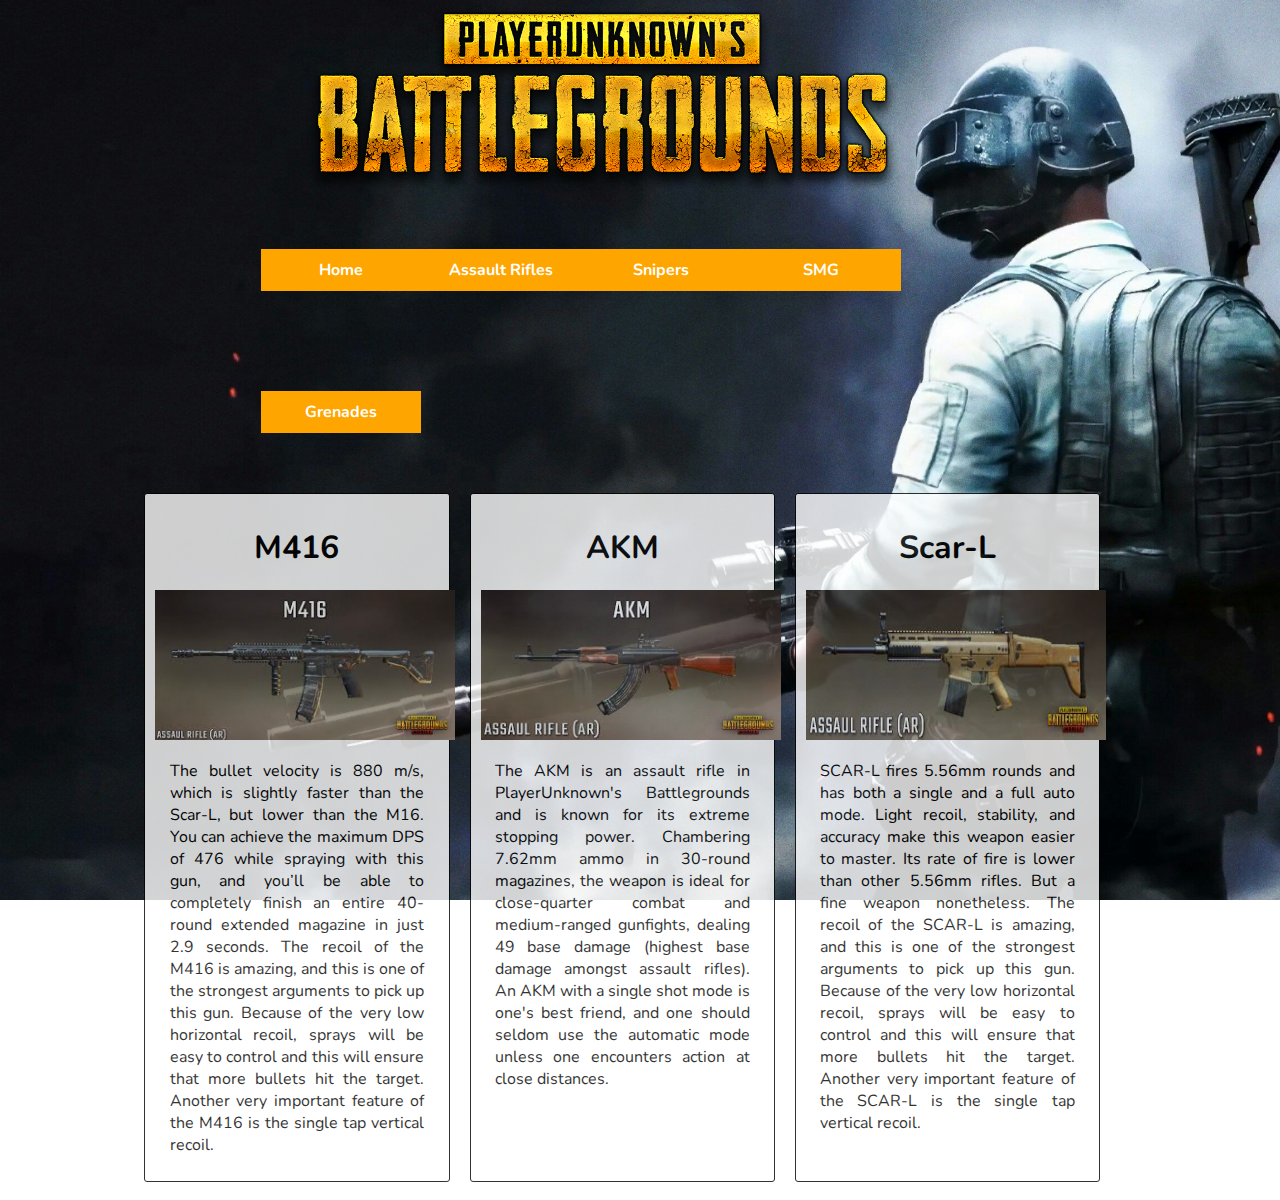
<file: AR.html>
<!doctype html>
<html>		
	<head>
		<meta charset="utf-8">
		<title>Assault Rifle</title>
		<link href="style.css" rel="stylesheet" type="text/css" />
	</head>	
	
<body>		


<header>	
<img class = "center" src="images/pubg-logo.png"  />	
<nav>
<ul>
<li><a href="INDEX.html">Home</a></li>
<li><a href="AR.html">Assault Rifles</a></li>
<li><a href="SNIPER.html">Snipers</a></li>
<li><a href="SMG.html">SMG</a></li>
<li><a href="NADE.html">Grenades</a></li>
</ul>
</nav>       
</header>

		<div class ="container">
		<article>
		<h1>M416</h1>
		<img src="images/m416.jpg" width="300" height="150" />

        <p>The bullet velocity is 880 m/s, which is slightly faster than the Scar-L, but lower than the M16. You can achieve the maximum DPS of 476 while spraying with this gun, and you’ll be able to completely finish an entire 40-round extended magazine in just 2.9 seconds.
        The recoil of the M416 is amazing, and this is one of the strongest arguments to pick up this gun. Because of the very low horizontal recoil, sprays will be easy to control and this will ensure that more bullets hit the target. Another very important feature of the M416 is the single tap vertical recoil.</p>
		</article>
        
		<article>
        <h1>AKM</h1>   
		<img src="images/akm.jpg" width="300" height="150" />
		
		<p>The AKM is an assault rifle in PlayerUnknown's Battlegrounds and is known for its extreme stopping power. Chambering 7.62mm ammo in 30-round magazines, the weapon is ideal for close-quarter combat and medium-ranged gunfights, dealing 49 base damage (highest base damage amongst assault rifles). An AKM with a single shot mode is one's best friend, and one should seldom use the automatic mode unless one encounters action at close distances.</p>
		 </article>
		 
		<article>
		<h1>Scar-L</h1>
		<img src="images/scar.jpg" width="300" height="150" />
		
		<p>SCAR-L fires 5.56mm rounds and has both a single and a full auto mode. Light recoil, stability, and accuracy make this weapon easier to master. Its rate of fire is lower than other 5.56mm rifles. But a fine weapon nonetheless.
		 The recoil of the SCAR-L is amazing, and this is one of the strongest arguments to pick up this gun. Because of the very low horizontal recoil, sprays will be easy to control and this will ensure that more bullets hit the target. Another very important feature of the SCAR-L is the single tap vertical recoil.</p>
		 </article>
		 
		 </div>
		 
		 
</body>
</html>
</file>
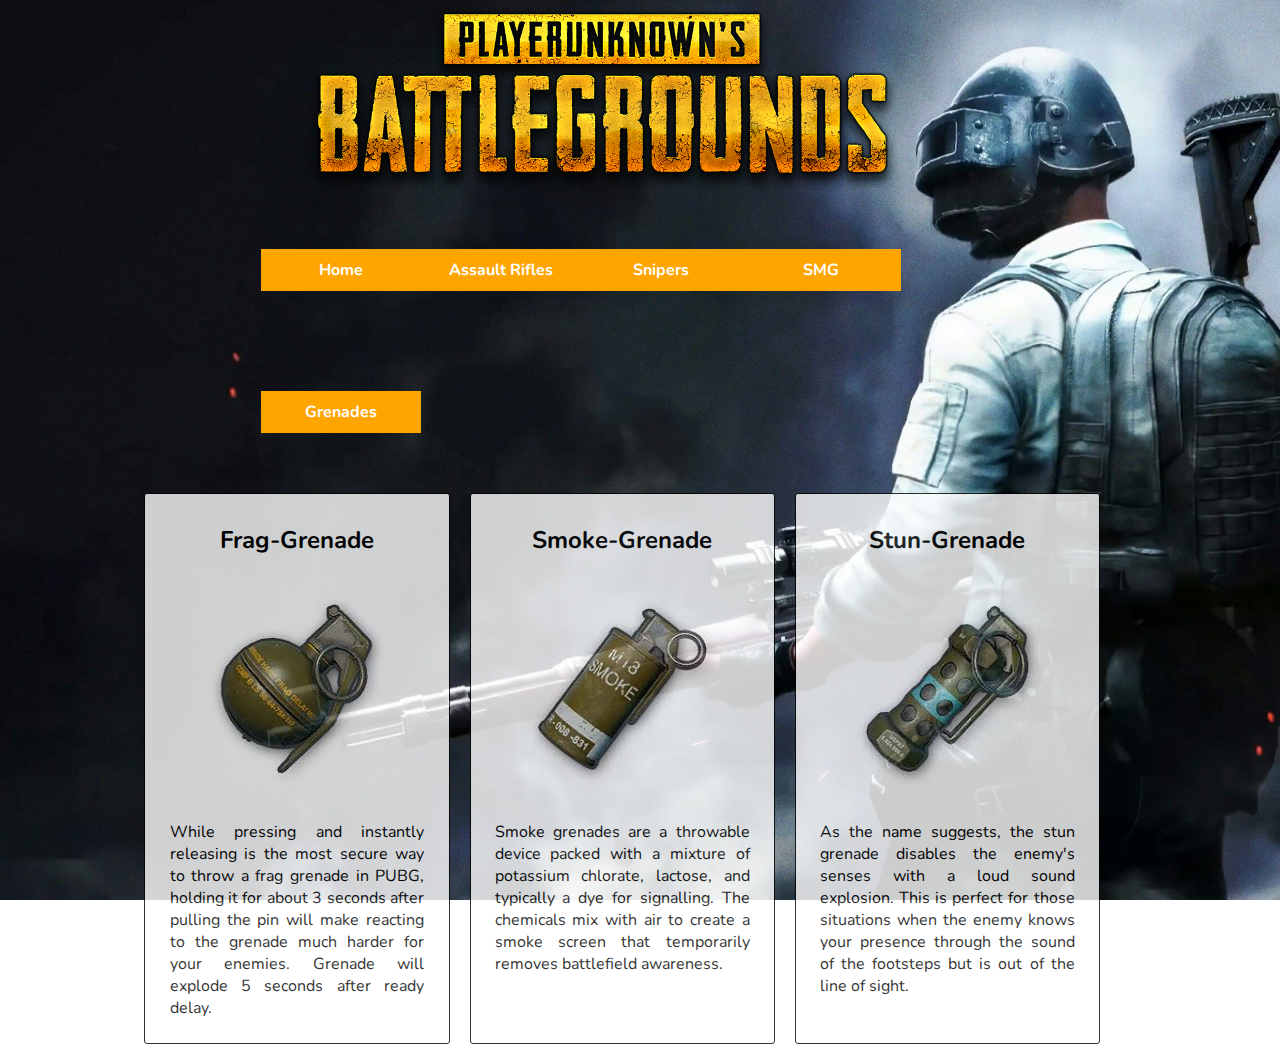
<file: NADE.html>
<!doctype html>
<html>		
	<head>
		<meta charset="utf-8">
		<title>NADE</title>
		<link href="style.css" rel="stylesheet" type="text/css" />
	</head>	
		
<body>		
		<img class = "center" src="images/pubg-logo.png"  />
<header>		
<nav>
<ul>
<li><a href="INDEX.html">Home</a></li>
<li><a href="AR.html">Assault Rifles</a></li>
<li><a href="SNIPER.html">Snipers</a></li>
<li><a href="SMG.html">SMG</a></li>
<li><a href="NADE.html">Grenades</a></li>
</ul>
</nav>       
</header>
         <div class ="container">

         <article>
		<h2>Frag-Grenade</h2>
		<img src="images/frag.jpg" width="225" height="225" />
		<p>While pressing and instantly releasing is the most secure way to throw a frag grenade in PUBG, holding it for about 3 seconds after pulling the pin will make reacting to the grenade much harder for your enemies. Grenade will explode 5 seconds after ready delay.</p>
         </article>
		 
         <article>
        <h2>Smoke-Grenade</h2>
		<img src="images/smoke.jpg"  width="225" height="225" />
		<p>Smoke grenades are a throwable device packed with a mixture of potassium chlorate, lactose, and typically a dye for signalling. The chemicals mix with air to create a smoke screen that temporarily removes battlefield awareness.</p>
		 </article>
		 
		 <article>
		<h2>Stun-Grenade</h2>
		<img src="images/stun.jpg"  width="225" height="225" />
		<p>As the name suggests, the stun grenade disables the enemy's senses with a loud sound explosion. This is perfect for those situations when the enemy knows your presence through the sound of the footsteps but is out of the line of sight.</p>
		</article>
		
		 </div>
</body>
</html>
</file>
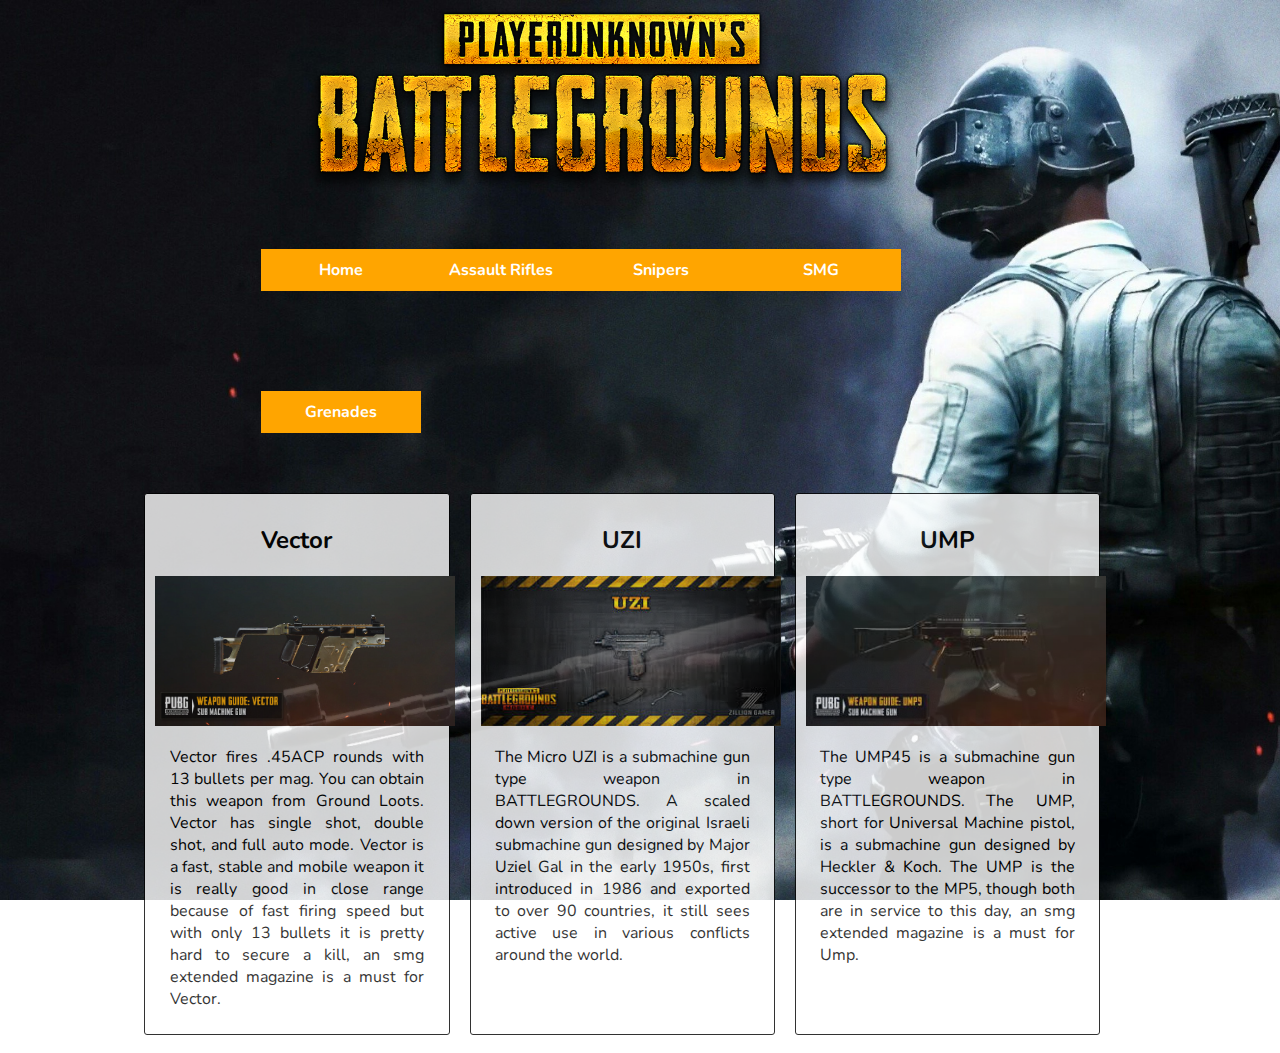
<file: SMG.html>
<!doctype html>
<html>		
	<head>
		<meta charset="utf-8">
		<title>SMG</title>
		<link href="style.css" rel="stylesheet" type="text/css" />
	</head>	
	
<body>	
       <img class = "center" src="images/pubg-logo.png"  />
<header>		
<nav>
<ul>
<li><a href="INDEX.html">Home</a></li>
<li><a href="AR.html">Assault Rifles</a></li>
<li><a href="SNIPER.html">Snipers</a></li>
<li><a href="SMG.html">SMG</a></li>
<li><a href="NADE.html">Grenades</a></li>
</ul>
</nav>       
</header>
        <div class ="container">
		 <article>
		 
		<h2>Vector</h2>
		<img src="images/vector.jpg" width="300" height="150" />
		<p>Vector fires .45ACP rounds with 13 bullets per mag. You can obtain this weapon from Ground Loots. Vector has single shot, double shot, and full auto mode. Vector is a fast, stable and mobile weapon it is really good in close range because of fast firing speed but with only 13 bullets it is pretty hard to secure a kill, an smg extended magazine is a must for Vector.</p>
         </article>
	     
         <article>
        <h2>UZI</h2>
		<img src="images/uzi.jpg" width="300" height="150" />
		<p>The Micro UZI is a submachine gun type weapon in BATTLEGROUNDS. A scaled down version of the original Israeli submachine gun designed by Major Uziel Gal in the early 1950s, first introduced in 1986 and exported to over 90 countries, it still sees active use in various conflicts around the world.</p>
        </article>
		
         <article>
        <h2>UMP</h2>
		<img src="images/ump.jpg" width="300" height="150" />
        <p> The UMP45 is a submachine gun type weapon in BATTLEGROUNDS. The UMP, short for Universal Machine pistol, is a submachine gun designed by Heckler & Koch. The UMP is the successor to the MP5, though both are in service to this day, an smg extended magazine is a must for Ump.</p>
		</article>
		
		 </div>
</body>
</html>
</file>
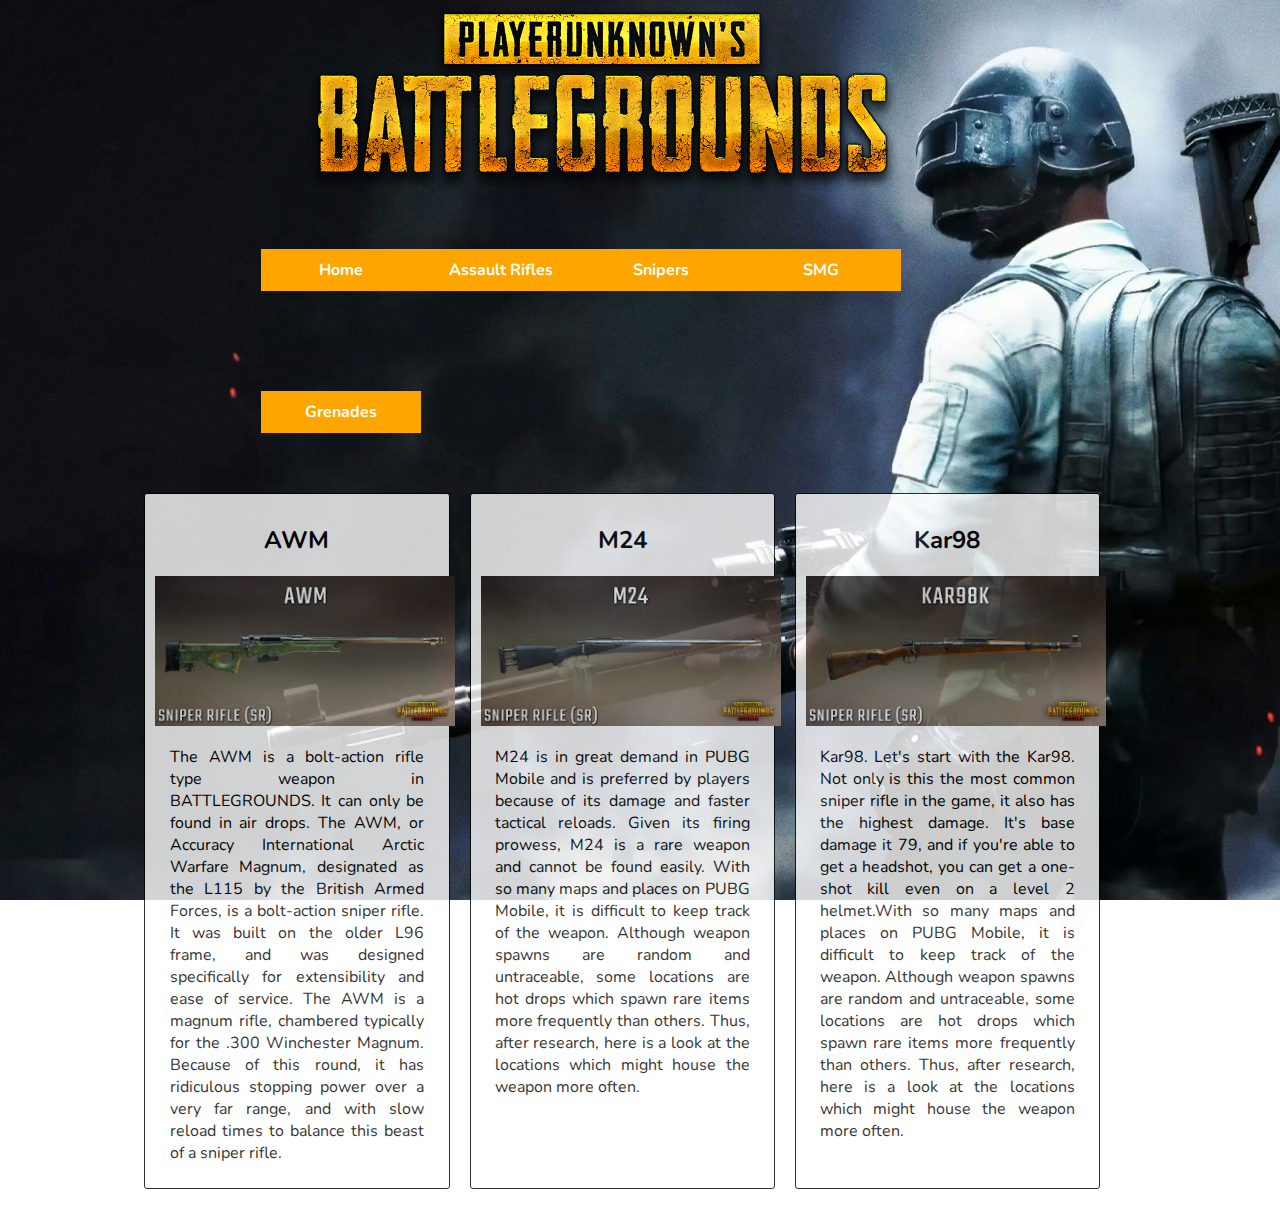
<file: SNIPER.html>
<!doctype html>
<html>		
	<head>
		<meta charset="utf-8">
		<title>SNIPER</title>
		<link href="style.css" rel="stylesheet" type="text/css" />
	</head>	
		
<body>		

 <img class = "center" src="images/pubg-logo.png"  />
<header>		
<nav>
<ul>
<li><a href="INDEX.html">Home</a></li>
<li><a href="AR.html">Assault Rifles</a></li>
<li><a href="SNIPER.html">Snipers</a></li>
<li><a href="SMG.html">SMG</a></li>
<li><a href="NADE.html">Grenades</a></li>
</ul>
</nav>       
</header>
        <div class ="container">
            
         <article>
		<h2>AWM</h2>
		<img src="images/awm.jpg" width="300" height="150" />
		<p>The AWM is a bolt-action rifle type weapon in BATTLEGROUNDS. It can only be found in air drops.
        The AWM, or Accuracy International Arctic Warfare Magnum, designated as the L115 by the British Armed Forces, is a bolt-action sniper rifle. It was built on the older L96 frame, and was designed specifically for extensibility and ease of service. The AWM is a magnum rifle, chambered typically for the .300 Winchester Magnum. Because of this round, it has ridiculous stopping power over a very far range, and with slow reload times to balance this beast of a sniper rifle.</p>
         </article>
		 
         <article>
        <h2>M24</h2>
		<img src="images/m24.jpg" width="300" height="150" />
		<p>M24 is in great demand in PUBG Mobile and is preferred by players because of its damage and faster tactical reloads. Given its firing prowess, M24 is a rare weapon and cannot be found easily.

With so many maps and places on PUBG Mobile, it is difficult to keep track of the weapon. Although weapon spawns are random and untraceable, some locations are hot drops which spawn rare items more frequently than others. Thus, after research, here is a look at the locations which might house the weapon more often.</p>
		</article>
		
		<article>
		<h2>Kar98</h2>
		<img src="images/kar.jpg" width="300" height="150" />
		<p>Kar98. Let's start with the Kar98. Not only is this the most common sniper rifle in the game, it also has the highest damage. It's base damage it 79, and if you're able to get a headshot, you can get a one-shot kill even on a level 2 helmet.With so many maps and places on PUBG Mobile, it is difficult to keep track of the weapon. Although weapon spawns are random and untraceable, some locations are hot drops which spawn rare items more frequently than others. Thus, after research, here is a look at the locations which might house the weapon more often.</p>
		</article>
		
		 </div>
</body>
</html>
</file>
<file: style.css>
@import url('https://fonts.googleapis.com/css2?family=Nunito:ital,wght@0,400;1,300&display=swap');

p{
	text-align:justify;
    margin:2%;
	padding:3%;
	
}
body{
	font-family:'Nunito';
	background:url(images/1.jpg);
	background-attachment:fixed;
	background-size:cover;
}

.center{
margin:auto;
width:47%;
transform: translateX(50%);
}
}

h1, h2 {
color:brown;
}

a:link, a:visited {
text-decoration:none;
color:orange;
font-weight:bold;

}

a:hover {
color:brown;
}

.container{
	display:flex;
	width:80%;
	margin:auto;
	
	
}

article{
	max-width:28%;
	display:inline-block;
	padding:10px;
	margin:10px;
	border: 1px solid #000;
	text-align:center;
	border-radius:3px;
	background-color:#fff;
	opacity:0.8;
	transition:all 0.3s;
}

article:hover{
	box-shadow:16px 24px 16px;
	color:orange;
	
}

nav ul {
list-style-type:none;
padding:0;
width:60%;  
margin:auto;
}

nav a:link, nav a:visited {
background-color:orange;
color:white;
display:block;
width:160px;
text-align:center;
padding: 10px 0;
margin:50px 0px 50px;
}

nav a:hover {
background-color:brown;
}

nav li {
display:inline;
float:left;
}

header {

height:100px;
margin-bottom:70px;
}

header h1 {
color:rgba(256,256,256,.8);
margin-left:30px;
margin-top:30px;
font-size:50px;
}
video{
	margin:auto;
	padding:0% 7% 0%;
}
</file>
